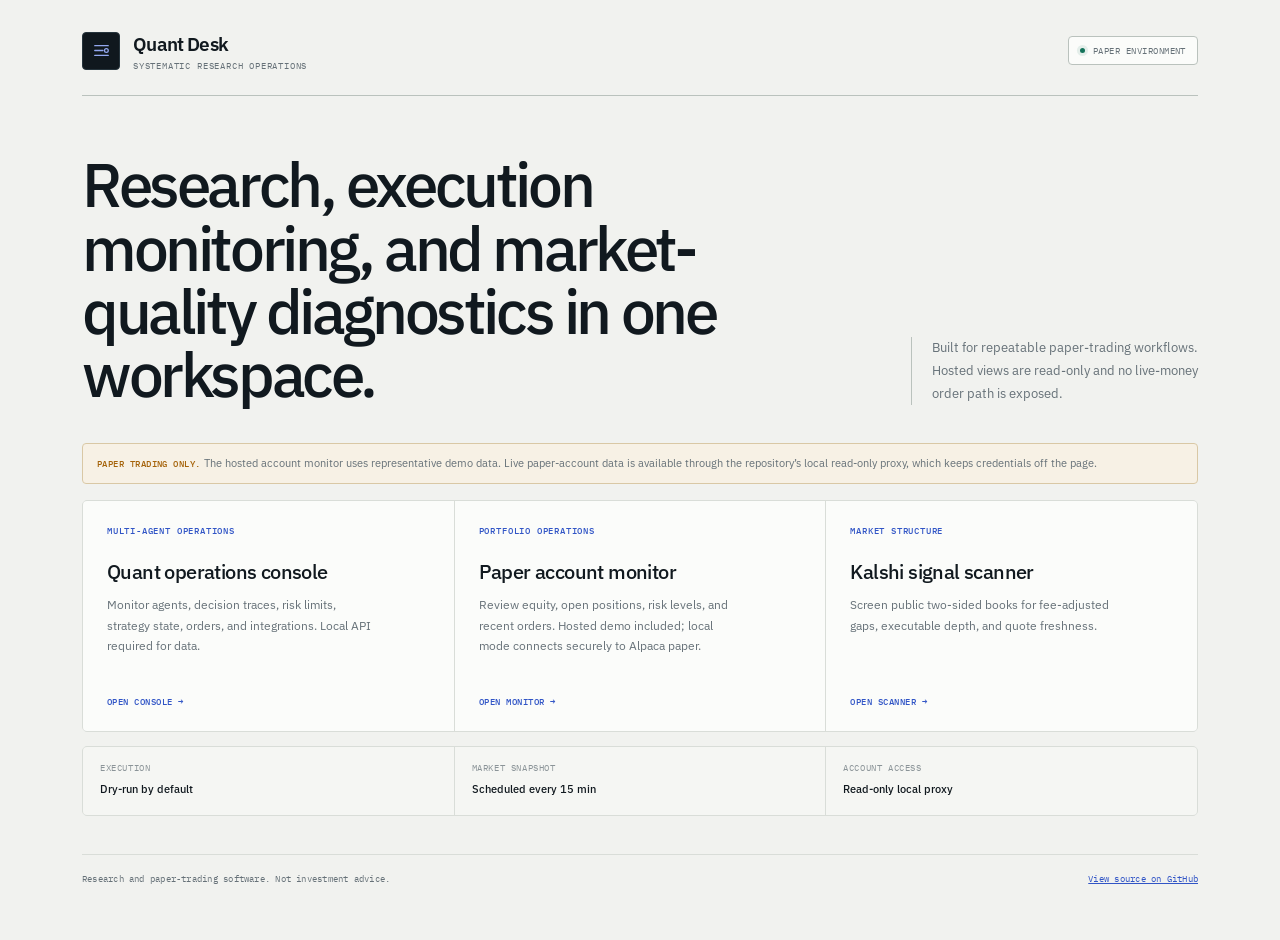
<file: index.html>
<!DOCTYPE html>
<html lang="en">
<head>
<meta charset="UTF-8">
<meta name="viewport" content="width=device-width, initial-scale=1.0">
<title>Quant Desk — Research Operations</title>
<link rel="preconnect" href="https://fonts.googleapis.com">
<link rel="preconnect" href="https://fonts.gstatic.com" crossorigin>
<link href="https://fonts.googleapis.com/css2?family=IBM+Plex+Mono:wght@400;500&family=IBM+Plex+Sans:wght@400;500;600&display=swap" rel="stylesheet">
<style>
:root{
  --canvas:#f1f2ef;--surface:#fbfcfa;--surface2:#f5f6f3;--line:#d9ddd8;
  --line2:#bac2bd;--ink:#11191f;--muted:#667178;--faint:#8b9498;
  --navy:#10181e;--accent:#3155c6;--green:#14735a;--amber:#a5630a;
  --sans:"IBM Plex Sans","Helvetica Neue",Arial,sans-serif;
  --mono:"IBM Plex Mono","SFMono-Regular",Consolas,monospace
}
*{margin:0;padding:0;box-sizing:border-box}
html{background:var(--canvas)}
body{min-height:100vh;background:var(--canvas);color:var(--ink);font:14px/1.55 var(--sans);padding:0 32px 56px;max-width:1180px;margin:0 auto;-webkit-font-smoothing:antialiased;text-rendering:optimizeLegibility}
header{display:flex;align-items:center;justify-content:space-between;gap:24px;padding:30px 0 24px;border-bottom:1px solid var(--line2)}
.brand{display:flex;align-items:center;gap:13px}
.mark{width:38px;height:38px;border:1px solid #26343c;border-radius:4px;background:var(--navy);display:grid;place-items:center;color:#93a8ef}
.mark svg{width:21px;height:21px}
h1{font-size:19px;letter-spacing:-.035em;margin-bottom:1px;font-weight:600}
.sub{color:var(--muted);font:9px var(--mono);letter-spacing:.09em;text-transform:uppercase}
.status{display:flex;align-items:center;gap:8px;color:var(--muted);font:9px var(--mono);letter-spacing:.055em;text-transform:uppercase;border:1px solid var(--line2);border-radius:4px;padding:8px 11px;background:var(--surface);white-space:nowrap}
.status::before{content:"";width:5px;height:5px;border-radius:50%;background:var(--green);box-shadow:0 0 0 3px rgba(20,115,90,.1)}
.intro{padding:56px 0 38px;display:grid;grid-template-columns:minmax(0,1.45fr) minmax(260px,.55fr);gap:72px;align-items:end}
.intro h2{font-size:clamp(38px,5.3vw,62px);line-height:1.02;letter-spacing:-.055em;font-weight:500;max-width:800px}
.intro p{font-size:13px;color:var(--muted);line-height:1.75;border-left:1px solid var(--line2);padding-left:20px}
.note{font-size:11px;color:var(--muted);border:1px solid #d9c8a5;border-radius:4px;padding:11px 14px;margin:0 0 16px;background:#f7f1e5}
.note b{color:var(--amber);font:500 9px var(--mono);letter-spacing:.05em;text-transform:uppercase}
.cards{display:grid;grid-template-columns:repeat(3,1fr);gap:1px;overflow:hidden;border:1px solid var(--line);border-radius:5px;background:var(--line)}
a.card{position:relative;display:flex;min-height:230px;flex-direction:column;justify-content:space-between;background:var(--surface);padding:24px;text-decoration:none;color:var(--ink);transition:background .18s,color .18s}
a.card::before{content:"";position:absolute;inset:0 auto auto 0;width:100%;height:2px;background:var(--accent);transform:scaleX(0);transform-origin:left;transition:transform .2s ease}
a.card:hover{background:#fff}
a.card:hover::before{transform:scaleX(1)}
a.card:focus-visible{outline:2px solid var(--accent);outline-offset:2px}
.card .topline{font:500 9px var(--mono);color:var(--accent);text-transform:uppercase;letter-spacing:.09em}
.card h3{font-size:20px;margin:20px 0 8px;font-weight:500;letter-spacing:-.03em}
.card p{font-size:12px;line-height:1.7;color:var(--muted);max-width:38ch}
.card .open{font:500 9px var(--mono);letter-spacing:.055em;text-transform:uppercase;color:var(--accent);margin-top:28px}
.meta{display:grid;grid-template-columns:repeat(3,1fr);gap:1px;background:var(--line);border:1px solid var(--line);border-radius:5px;overflow:hidden;margin-top:14px}
.meta div{background:var(--surface2);padding:15px 17px}
.meta span{display:block;color:var(--faint);font:9px var(--mono);text-transform:uppercase;letter-spacing:.065em;margin-bottom:5px}
.meta b{font-size:11px;font-weight:500}
footer{display:flex;justify-content:space-between;gap:20px;margin-top:38px;padding-top:18px;border-top:1px solid var(--line);font:9px var(--mono);letter-spacing:.025em;color:var(--muted)}
footer a{color:var(--accent)}
@keyframes enter{from{opacity:0;transform:translateY(8px)}to{opacity:1;transform:none}}
.intro,.note,.cards,.meta{animation:enter .4s cubic-bezier(.2,.75,.3,1) both}.cards{animation-delay:.07s}.meta{animation-delay:.12s}
@media(max-width:760px){body{padding-inline:18px}header{padding-top:22px}.intro{padding:38px 0 28px;grid-template-columns:1fr;gap:24px}.intro h2{font-size:clamp(34px,11vw,48px)}.intro p{padding-left:14px}.cards{grid-template-columns:1fr}.meta{grid-template-columns:1fr}footer{flex-direction:column}.status{display:none}a.card{min-height:190px}}
@media(prefers-reduced-motion:reduce){*{animation:none!important;transition:none!important}}
</style>
</head>
<body>
<header>
  <div class="brand">
    <div class="mark" aria-hidden="true"><svg viewBox="0 0 28 28" fill="none"><path d="M5 7.5h18M5 14h11M5 20.5h18" stroke="currentColor" stroke-width="1.7" stroke-linecap="round"/><circle cx="20.5" cy="14" r="2.5" stroke="currentColor" stroke-width="1.7"/></svg></div>
    <div><h1>Quant Desk</h1><p class="sub">Systematic research operations</p></div>
  </div>
  <div class="status">Paper environment</div>
</header>
<section class="intro">
  <h2>Research, execution monitoring, and market-quality diagnostics in one workspace.</h2>
  <p>Built for repeatable paper-trading workflows. Hosted views are read-only and no live-money order path is exposed.</p>
</section>
<div class="note"><b>Paper trading only.</b> The hosted account monitor uses representative demo data. Live paper-account data is available through the repository&rsquo;s local read-only proxy, which keeps credentials off the page.</div>
<div class="cards">
  <a class="card" href="dashboard/">
    <div><div class="topline">Multi-agent operations</div><h3>Quant operations console</h3><p>Monitor agents, decision traces, risk limits, strategy state, orders, and integrations. Local API required for data.</p></div>
    <div class="open">Open console &rarr;</div>
  </a>
  <a class="card" href="dashboards/bot_dashboard.html">
    <div><div class="topline">Portfolio operations</div><h3>Paper account monitor</h3><p>Review equity, open positions, risk levels, and recent orders. Hosted demo included; local mode connects securely to Alpaca paper.</p></div>
    <div class="open">Open monitor &rarr;</div>
  </a>
  <a class="card" href="dashboards/kalshi_signals.html">
    <div><div class="topline">Market structure</div><h3>Kalshi signal scanner</h3><p>Screen public two-sided books for fee-adjusted gaps, executable depth, and quote freshness.</p></div>
    <div class="open">Open scanner &rarr;</div>
  </a>
</div>
<div class="meta">
  <div><span>Execution</span><b>Dry-run by default</b></div>
  <div><span>Market snapshot</span><b>Scheduled every 15 min</b></div>
  <div><span>Account access</span><b>Read-only local proxy</b></div>
</div>
<footer><span>Research and paper-trading software. Not investment advice.</span><a href="https://github.com/krisfigueiredo-ui/Quant-Desk">View source on GitHub</a></footer>
</body>
</html>
</file>
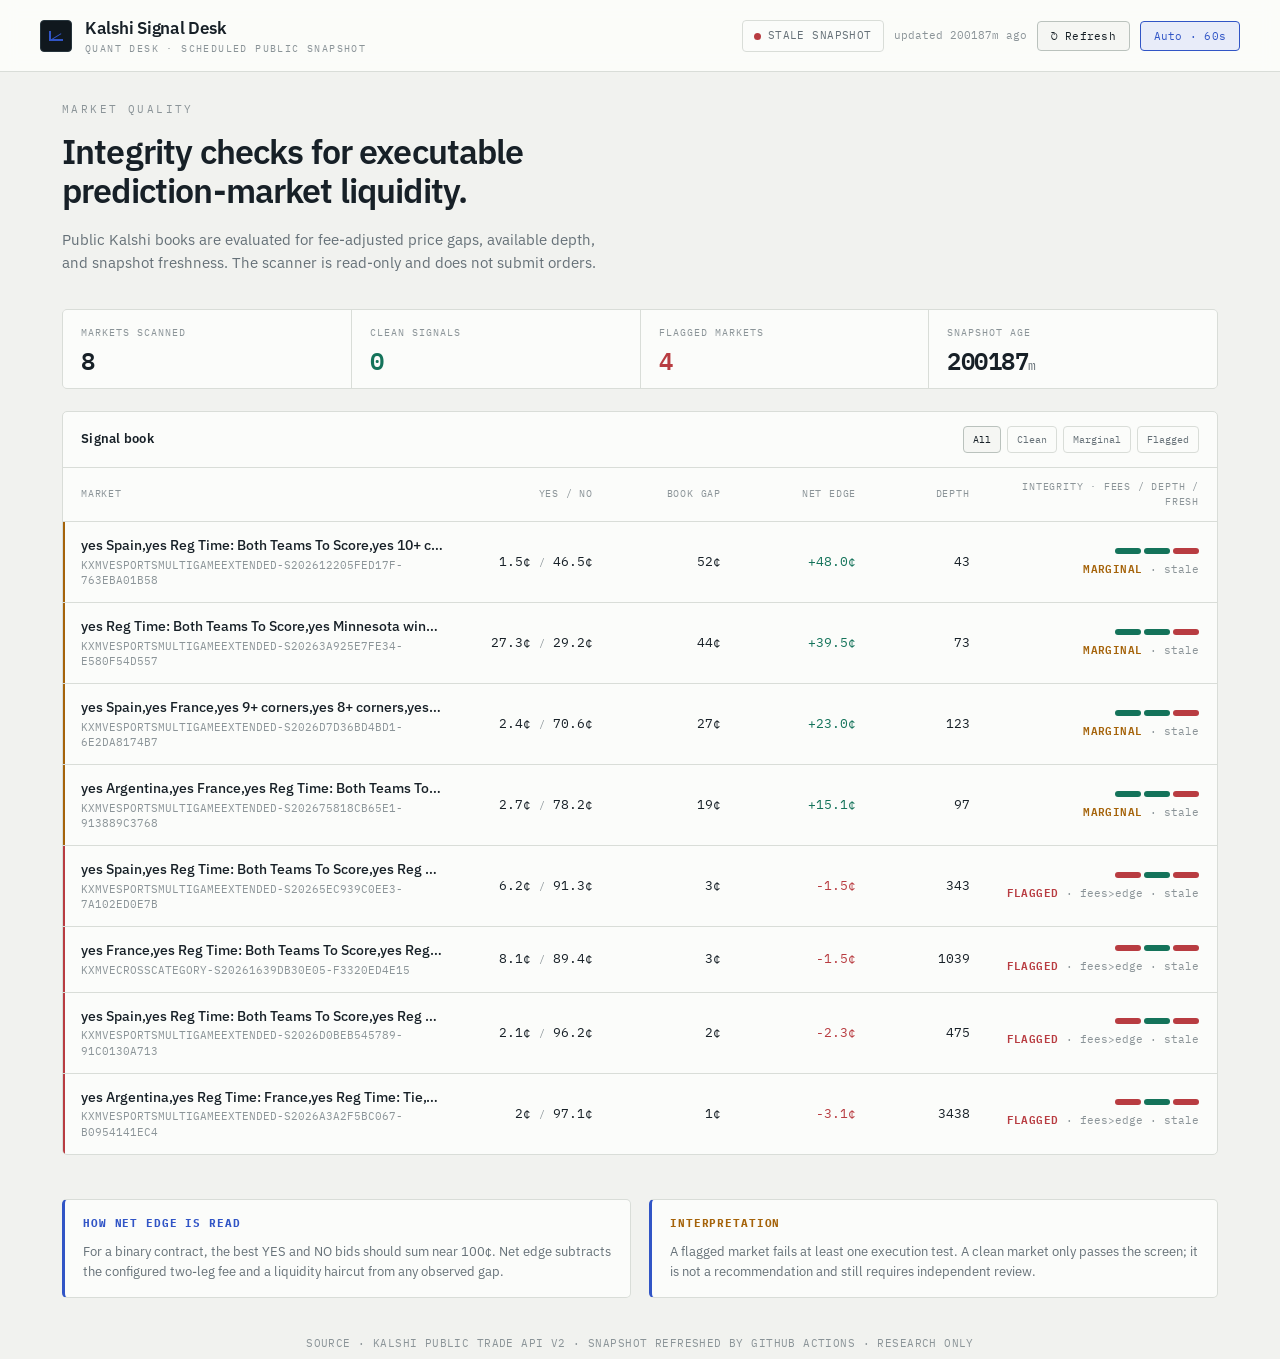
<file: dashboards/kalshi_signals.html>
<!DOCTYPE html>
<html lang="en">
<head>
<meta charset="UTF-8">
<meta name="viewport" content="width=device-width, initial-scale=1.0">
<title>Kalshi Signal Desk</title>
<link rel="preconnect" href="https://fonts.googleapis.com">
<link rel="preconnect" href="https://fonts.gstatic.com" crossorigin>
<link href="https://fonts.googleapis.com/css2?family=IBM+Plex+Mono:wght@400;500&family=IBM+Plex+Sans:wght@400;500;600&display=swap" rel="stylesheet">
<style>
  :root{
    --void:#f1f2ef; --slate:#f5f6f3; --slate2:#fbfcfa; --line:#d9ddd8; --line2:#bac2bd;
    --ink:#172027; --mute:#667178; --faint:#8b9498;
    --phosphor:#3155c6; --gold:#a5630a; --coral:#b83c41; --green:#14735a;
    --mono:"IBM Plex Mono","SFMono-Regular",Consolas,monospace;
    --disp:"IBM Plex Sans","Helvetica Neue",Arial,sans-serif;
  }
  *{box-sizing:border-box;margin:0;padding:0}
  html{scroll-behavior:smooth}
  body{background:var(--void);color:var(--ink);font-family:var(--disp);
    -webkit-font-smoothing:antialiased;line-height:1.45}
  .wrap{max-width:1200px;margin:0 auto;padding:0 22px}

  header{position:sticky;top:0;z-index:30;
    background:rgba(251,252,250,.94);
    backdrop-filter:blur(8px);border-bottom:1px solid var(--line)}
  .head{display:flex;align-items:center;justify-content:space-between;gap:18px;
    flex-wrap:wrap;padding:16px 0 15px}
  .brand{display:flex;align-items:center;gap:13px}
  .glyph{width:32px;height:32px;border:1px solid #26343c;background:#10181e;border-radius:4px;
    display:grid;place-items:center;position:relative;flex:none}
  .glyph::before{content:"";width:12px;height:8px;border-left:2px solid var(--phosphor);border-bottom:2px solid var(--phosphor)}
  .glyph::after{content:"";position:absolute;width:11px;height:1px;background:var(--phosphor);transform:rotate(-32deg)}
  .brand h1{font-size:17px;font-weight:600;letter-spacing:-.015em}
  .brand .sub{font-family:var(--mono);font-size:10px;color:var(--faint);
    letter-spacing:.14em;text-transform:uppercase;margin-top:1px}
  .tools{display:flex;align-items:center;gap:10px;font-family:var(--mono);font-size:11px}
  .live-tag{display:flex;align-items:center;gap:7px;color:var(--mute);
    padding:7px 11px;border:1px solid var(--line);border-radius:4px;background:var(--slate2);text-transform:uppercase;letter-spacing:.04em}
  .dot{width:7px;height:7px;border-radius:50%;background:var(--faint);flex:none}
  .dot.on{background:var(--green)}
  .dot.off{background:var(--coral)}
  .btn{font-family:var(--mono);font-size:11px;color:var(--ink);background:var(--slate);
    border:1px solid var(--line2);border-radius:4px;padding:7px 13px;cursor:pointer;
    transition:.15s;letter-spacing:.02em}
  .btn:hover{border-color:var(--phosphor);color:var(--phosphor)}
  .btn:focus-visible{outline:2px solid var(--phosphor);outline-offset:2px}
  .btn:disabled{opacity:.4;cursor:default}
  .btn.on{border-color:var(--phosphor);color:var(--phosphor);background:#e8ecf9}

  .hero{padding:30px 0 4px}
  .eyebrow{font-family:var(--mono);font-size:11px;letter-spacing:.22em;text-transform:uppercase;
    color:var(--faint);margin-bottom:14px}
  .thesis{font-size:clamp(24px,3.4vw,34px);font-weight:600;letter-spacing:-.025em;line-height:1.15;max-width:25ch}
  .thesis .em{color:var(--phosphor)}
  .thesis .strike{color:var(--coral);text-decoration:line-through;text-decoration-thickness:2px;
    text-decoration-color:rgba(251,111,112,.55)}
  .lede{color:var(--mute);font-size:14.5px;line-height:1.6;max-width:62ch;margin-top:18px}
  .lede b{color:var(--ink);font-weight:500}

  .cluster{display:grid;grid-template-columns:repeat(4,1fr);gap:1px;margin:30px 0 8px;
    background:var(--line);border:1px solid var(--line);border-radius:5px;overflow:hidden}
  .gauge{background:var(--slate2);padding:16px 18px;position:relative}
  .gauge .k{font-family:var(--mono);font-size:10px;letter-spacing:.1em;text-transform:uppercase;color:var(--faint)}
  .gauge .v{font-family:var(--mono);font-size:24px;font-weight:600;letter-spacing:-.02em;margin-top:8px;line-height:1}
  .gauge .u{font-size:13px;color:var(--mute);font-weight:400}
  .gauge.accent .v{color:var(--green)}
  .gauge.danger .v{color:var(--coral)}

  .frame{border:1px solid var(--line);border-radius:5px;background:var(--slate2);
    margin:22px 0;overflow:hidden}
  .frame-head{display:flex;align-items:center;justify-content:space-between;gap:12px;
    padding:14px 18px;border-bottom:1px solid var(--line);flex-wrap:wrap}
  .frame-head h2{font-size:13px;font-weight:600;letter-spacing:.02em}
  .frame-controls{display:flex;align-items:center;gap:6px;flex-wrap:wrap}
  .filter{font-family:var(--mono);font-size:10px;color:var(--mute);border:1px solid var(--line);background:transparent;border-radius:4px;padding:6px 9px;cursor:pointer}
  .filter.active{color:var(--ink);border-color:var(--line2);background:var(--slate)}
  .legend{display:flex;gap:16px;flex-wrap:wrap;font-family:var(--mono);font-size:11px;color:var(--mute)}
  .legend span{display:flex;align-items:center;gap:7px}
  .seg{width:18px;height:5px;border-radius:3px;display:inline-block}

  .thead,.row{display:grid;
    grid-template-columns:2.5fr .95fr .8fr .85fr .7fr 1.5fr;gap:12px;align-items:center}
  .thead{font-family:var(--mono);font-size:10px;letter-spacing:.08em;text-transform:uppercase;
    color:var(--faint);padding:12px 18px;border-bottom:1px solid var(--line)}
  .thead .r{text-align:right}
  .rows{display:flex;flex-direction:column}
  .row{padding:14px 18px;border-bottom:1px solid var(--line);font-size:13px;
    transition:background .14s;position:relative}
  .row:last-child{border-bottom:none}
  .row:hover{background:#f7f8f5}
  .row::before{content:"";position:absolute;left:0;top:0;bottom:0;width:2px;background:transparent}
  .row.go::before{background:var(--green)}
  .row.no::before{background:var(--coral)}
  .row.warn::before{background:var(--gold)}
  .mkt{min-width:0}
  .mkt .t{font-weight:500;white-space:nowrap;overflow:hidden;text-overflow:ellipsis;font-size:13.5px}
  .mkt .tk{font-family:var(--mono);font-size:10.5px;color:var(--faint);margin-top:2px}
  .num{font-family:var(--mono);text-align:right;font-size:13px}
  .num.edge.pos{color:var(--green)} .num.edge.neg{color:var(--coral)}
  .num .sm{font-size:10px;color:var(--faint)}

  .integ{display:flex;flex-direction:column;gap:6px;align-items:flex-end}
  .meter{display:flex;gap:3px}
  .meter i{width:26px;height:6px;border-radius:3px;background:var(--line2);position:relative;overflow:hidden}
  .meter i.ok{background:var(--green)}
  .meter i.bad{background:var(--coral)}
  .meter i.warn{background:var(--gold)}
  .vlabel{font-family:var(--mono);font-size:10.5px;font-weight:600;letter-spacing:.04em}
  .vlabel.go{color:var(--green)} .vlabel.no{color:var(--coral)} .vlabel.warn{color:var(--gold)}
  .vlabel .why{color:var(--faint);font-weight:400;letter-spacing:0}

  .empty{padding:44px 22px;text-align:center;color:var(--mute);font-size:13px;line-height:1.7}
  .empty.err{color:var(--coral)}
  .empty code{background:var(--slate);padding:2px 7px;border-radius:5px;color:var(--gold);font-size:12px}
  .spin{width:15px;height:15px;border:2px solid var(--line2);border-top-color:var(--phosphor);
    border-radius:50%;animation:spin .7s linear infinite;display:inline-block;vertical-align:-3px;margin-right:9px}
  @keyframes spin{to{transform:rotate(360deg)}}

  .notes{padding:22px 0 10px;display:grid;grid-template-columns:1fr 1fr;gap:18px}
  .note{border:1px solid var(--line);border-left:3px solid var(--phosphor);border-radius:5px;padding:16px 18px;background:var(--slate2)}
  .note h3{font-family:var(--mono);font-size:11px;letter-spacing:.08em;text-transform:uppercase;
    color:var(--phosphor);margin-bottom:9px}
  .note.warn h3{color:var(--gold)}
  .note p{font-size:12.5px;color:var(--mute);line-height:1.6}
  .note p b{color:var(--ink);font-weight:500}
  .foot{font-family:var(--mono);font-size:10.5px;color:var(--faint);text-align:center;
    padding:28px 0 8px;letter-spacing:.04em}

  @media(max-width:820px){
    .cluster{grid-template-columns:1fr 1fr}
    .notes{grid-template-columns:1fr}
  }
  @media(max-width:680px){
    .thead{display:none}
    .row{grid-template-columns:1fr 1fr;gap:8px 12px;padding:16px 16px}
    .mkt{grid-column:1/-1}
    .num::before{content:attr(data-l);display:block;font-size:9px;color:var(--faint);
      text-transform:uppercase;letter-spacing:.06em;margin-bottom:2px}
    .num{text-align:left}
    .integ{grid-column:1/-1;align-items:flex-start;margin-top:4px}
  }
  @media(prefers-reduced-motion:reduce){*{animation:none!important}}
</style>
</head>
<body>
<header>
  <div class="wrap head">
    <div class="brand">
      <div class="glyph" aria-hidden="true"></div>
      <div>
        <h1>Kalshi Signal Desk</h1>
        <div class="sub"><a href="../index.html" style="color:inherit;text-decoration:none">quant desk</a> &middot; scheduled public snapshot</div>
      </div>
    </div>
    <div class="tools">
      <span class="live-tag"><span class="dot" id="dot"></span><span id="connTxt">idle</span></span>
      <span class="meta" id="lastSync" style="color:var(--faint)"></span>
      <button class="btn" id="refreshBtn">&#8635; Refresh</button>
      <button class="btn on" id="autoBtn">Auto &middot; 60s</button>
    </div>
  </div>
</header>

<div class="wrap">
  <section class="hero">
    <div class="eyebrow">Market quality</div>
    <h1 class="thesis">Integrity checks for executable prediction-market liquidity.</h1>
    <p class="lede">Public Kalshi books are evaluated for fee-adjusted price gaps, available depth, and snapshot freshness. The scanner is read-only and does not submit orders.</p>
  </section>

  <section class="cluster" aria-label="Scan summary">
    <div class="gauge"><div class="k">Markets scanned</div><div class="v" id="sScanned">&mdash;</div></div>
    <div class="gauge accent"><div class="k">Clean signals</div><div class="v" id="sClean">&mdash;</div></div>
      <div class="gauge danger"><div class="k">Flagged markets</div><div class="v" id="sFlag">&mdash;</div></div>
      <div class="gauge"><div class="k">Snapshot age</div><div class="v" id="sAge">&mdash;</div></div>
  </section>

  <section class="frame">
    <div class="frame-head">
      <h2>Signal book</h2>
      <div class="frame-controls" aria-label="Filter markets by integrity status">
        <button class="filter active" data-filter="all">All</button>
        <button class="filter" data-filter="go">Clean</button>
        <button class="filter" data-filter="warn">Marginal</button>
        <button class="filter" data-filter="no">Flagged</button>
      </div>
    </div>
    <div class="thead">
      <div>Market</div>
      <div class="r">YES / NO</div>
      <div class="r">Book gap</div>
      <div class="r">Net edge</div>
      <div class="r">Depth</div>
      <div class="r">Integrity &middot; fees / depth / fresh</div>
    </div>
    <div class="rows" id="rows">
      <div class="empty"><span class="spin"></span>Initializing scan&hellip;</div>
    </div>
  </section>

  <section class="notes">
    <div class="note">
      <h3>How net edge is read</h3>
      <p>For a binary contract, the best YES and NO bids should sum near 100&cent;. Net edge subtracts the configured two-leg fee and a liquidity haircut from any observed gap.</p>
    </div>
    <div class="note warn">
      <h3>Interpretation</h3>
      <p>A flagged market fails at least one execution test. A clean market only passes the screen; it is not a recommendation and still requires independent review.</p>
    </div>
  </section>

  <div class="foot">SOURCE &middot; KALSHI PUBLIC TRADE API V2 &middot; SNAPSHOT REFRESHED BY GITHUB ACTIONS &middot; RESEARCH ONLY</div>
</div>

<script>
const SNAPSHOT_URL = "../data/kalshi_snapshot.json";
const FEE_CENTS = 2, STALE_MS = 45*60*1000, MIN_DEPTH = 20;
let auto = null, currentSignals = [], activeFilter = "all";
const $ = id => document.getElementById(id);

function setConn(state, txt){
  $("dot").className = "dot" + (state==="live"?" on":state==="err"?" off":"");
  $("connTxt").textContent = txt;
}
async function getJSON(url){
  const separator=url.includes("?")?"&":"?";
  const r = await fetch(url+separator+"v="+Date.now(),{headers:{Accept:"application/json"},cache:"no-store"});
  if(!r.ok) throw new Error("HTTP "+r.status); return r.json();
}
function esc(s){return String(s).replace(/[&<>"]/g,c=>({'&':'&amp;','<':'&lt;','>':'&gt;','"':'&quot;'}[c]));}

function scoreMarket(m, book, fetchedAt){
  const yes=(book&&book.yes)||[], no=(book&&book.no)||[];
  const by = yes.length?yes[yes.length-1]:null, bn = no.length?no[no.length-1]:null;
  if(!by||!bn) return null;
  const yesPx=by[0], noPx=bn[0], depth=Math.min(by[1],bn[1]);
  const gap = 100-(yesPx+noPx);
  const slip = depth>=MIN_DEPTH?0:Math.min(Math.max(gap,0),(MIN_DEPTH-depth)*0.15);
  const netEdge = gap-(FEE_CENTS*2)-slip;
  const ageMs = Date.now()-fetchedAt;
  const okFees=netEdge>0, okDepth=depth>=MIN_DEPTH, okFresh=ageMs<=STALE_MS;
  const reasons=[];
  if(gap<=0) reasons.push("no gap"); else if(!okFees) reasons.push("fees>edge");
  if(!okDepth) reasons.push("thin "+depth);
  if(!okFresh) reasons.push("stale");
  const verdict=(okFees&&okDepth&&okFresh)?"go":(okFees||(gap>FEE_CENTS*2&&okDepth))?"warn":"no";
  return {ticker:m.ticker,title:m.title||m.ticker,yesPx,noPx,gap,netEdge,depth,ageMs,verdict,okFees,okDepth,okFresh,reasons};
}

function meter(s){
  const seg=(ok)=>'<i class="'+(ok?'ok':'bad')+'"></i>';
  return '<div class="meter" title="fees \u00b7 depth \u00b7 freshness">'+seg(s.okFees)+seg(s.okDepth)+seg(s.okFresh)+'</div>';
}

function render(signals){
  currentSignals=[...signals];
  renderRows();
}
function renderRows(){
  const signals=currentSignals.filter(s=>activeFilter==="all"||s.verdict===activeFilter);
  const rows=$("rows");
  if(!signals.length){rows.innerHTML='<div class="empty">No markets match this integrity filter.</div>';return;}
  const order={go:0,warn:1,no:2};
  signals.sort((a,b)=>order[a.verdict]-order[b.verdict]||b.netEdge-a.netEdge);
  const clean=currentSignals.filter(s=>s.verdict==="go").length;
  const flag=currentSignals.filter(s=>s.verdict==="no").length;
  const ages=currentSignals.map(s=>s.ageMs).sort((a,b)=>a-b);
  const medMs=ages.length?ages[Math.floor(ages.length/2)]:0;
  const ageValue=medMs<60000?Math.round(medMs/1000):Math.round(medMs/60000);
  const ageUnit=medMs<60000?"s":"m";
  $("sScanned").textContent=currentSignals.length;
  $("sClean").textContent=clean;
  $("sFlag").textContent=flag;
  $("sAge").innerHTML=ageValue+'<span class="u">'+ageUnit+'</span>';
  rows.innerHTML=signals.map(function(s){
    const vTxt=s.verdict==="go"?"CLEAN":s.verdict==="warn"?"MARGINAL":"FLAGGED";
    const why=s.reasons.length?' <span class="why">\u00b7 '+esc(s.reasons.join(" \u00b7 "))+'</span>':"";
    return '<div class="row '+s.verdict+'">'+
      '<div class="mkt"><div class="t">'+esc(s.title)+'</div><div class="tk">'+esc(s.ticker)+'</div></div>'+
      '<div class="num" data-l="YES / NO">'+s.yesPx+'\u00a2 <span class="sm">/</span> '+s.noPx+'\u00a2</div>'+
      '<div class="num" data-l="Book gap">'+s.gap.toFixed(0)+'\u00a2</div>'+
      '<div class="num edge '+(s.netEdge>0?'pos':'neg')+'" data-l="Net edge">'+(s.netEdge>0?'+':'')+s.netEdge.toFixed(1)+'\u00a2</div>'+
      '<div class="num" data-l="Depth">'+s.depth+'</div>'+
      '<div class="integ" data-l="Integrity">'+meter(s)+'<div class="vlabel '+s.verdict+'">'+vTxt+why+'</div></div>'+
    '</div>';
  }).join("");
}

document.querySelectorAll(".filter").forEach(btn=>btn.addEventListener("click",()=>{
  activeFilter=btn.dataset.filter;
  document.querySelectorAll(".filter").forEach(b=>b.classList.toggle("active",b===btn));
  renderRows();
}));

async function scan(){
  $("refreshBtn").disabled=true;
  setConn("","updating");
  $("rows").innerHTML='<div class="empty"><span class="spin"></span>Loading market snapshot&hellip;</div>';
  try{
    const snapshot=await getJSON(SNAPSHOT_URL);
    const markets=(snapshot.markets||[]).filter(function(m){return m.ticker&&m.orderbook;});
    if(!markets.length) throw new Error("snapshot contains no two-sided markets");
    const generated=Number(snapshot.generated_at_ms)||Date.parse(snapshot.generated_at)||Date.now();
    const signals=markets.map(function(m){return scoreMarket(m,m.orderbook,generated);}).filter(Boolean);
    render(signals);
    const ageMs=Math.max(0,Date.now()-generated);
    const ageMin=Math.floor(ageMs/60000);
    setConn(ageMs<=STALE_MS?"live":"err",ageMs<=STALE_MS?"snapshot":"stale snapshot");
    $("lastSync").textContent=ageMin<1?"updated now":"updated "+ageMin+"m ago";
  }catch(e){
    setConn("err","offline");
    $("rows").innerHTML='<div class="empty err">Market snapshot is temporarily unavailable.<br><code>'+esc(e.message)+'</code></div>';
  }finally{ $("refreshBtn").disabled=false; }
}

$("refreshBtn").onclick=scan;
$("autoBtn").onclick=function(){
  if(auto){clearInterval(auto);auto=null;this.textContent="Auto \u00b7 off";this.classList.remove("on");}
  else{scan();auto=setInterval(scan,60000);this.textContent="Auto \u00b7 60s";this.classList.add("on");}
};
scan();
auto=setInterval(scan,60000);
</script>
</body>
</html>
</file>
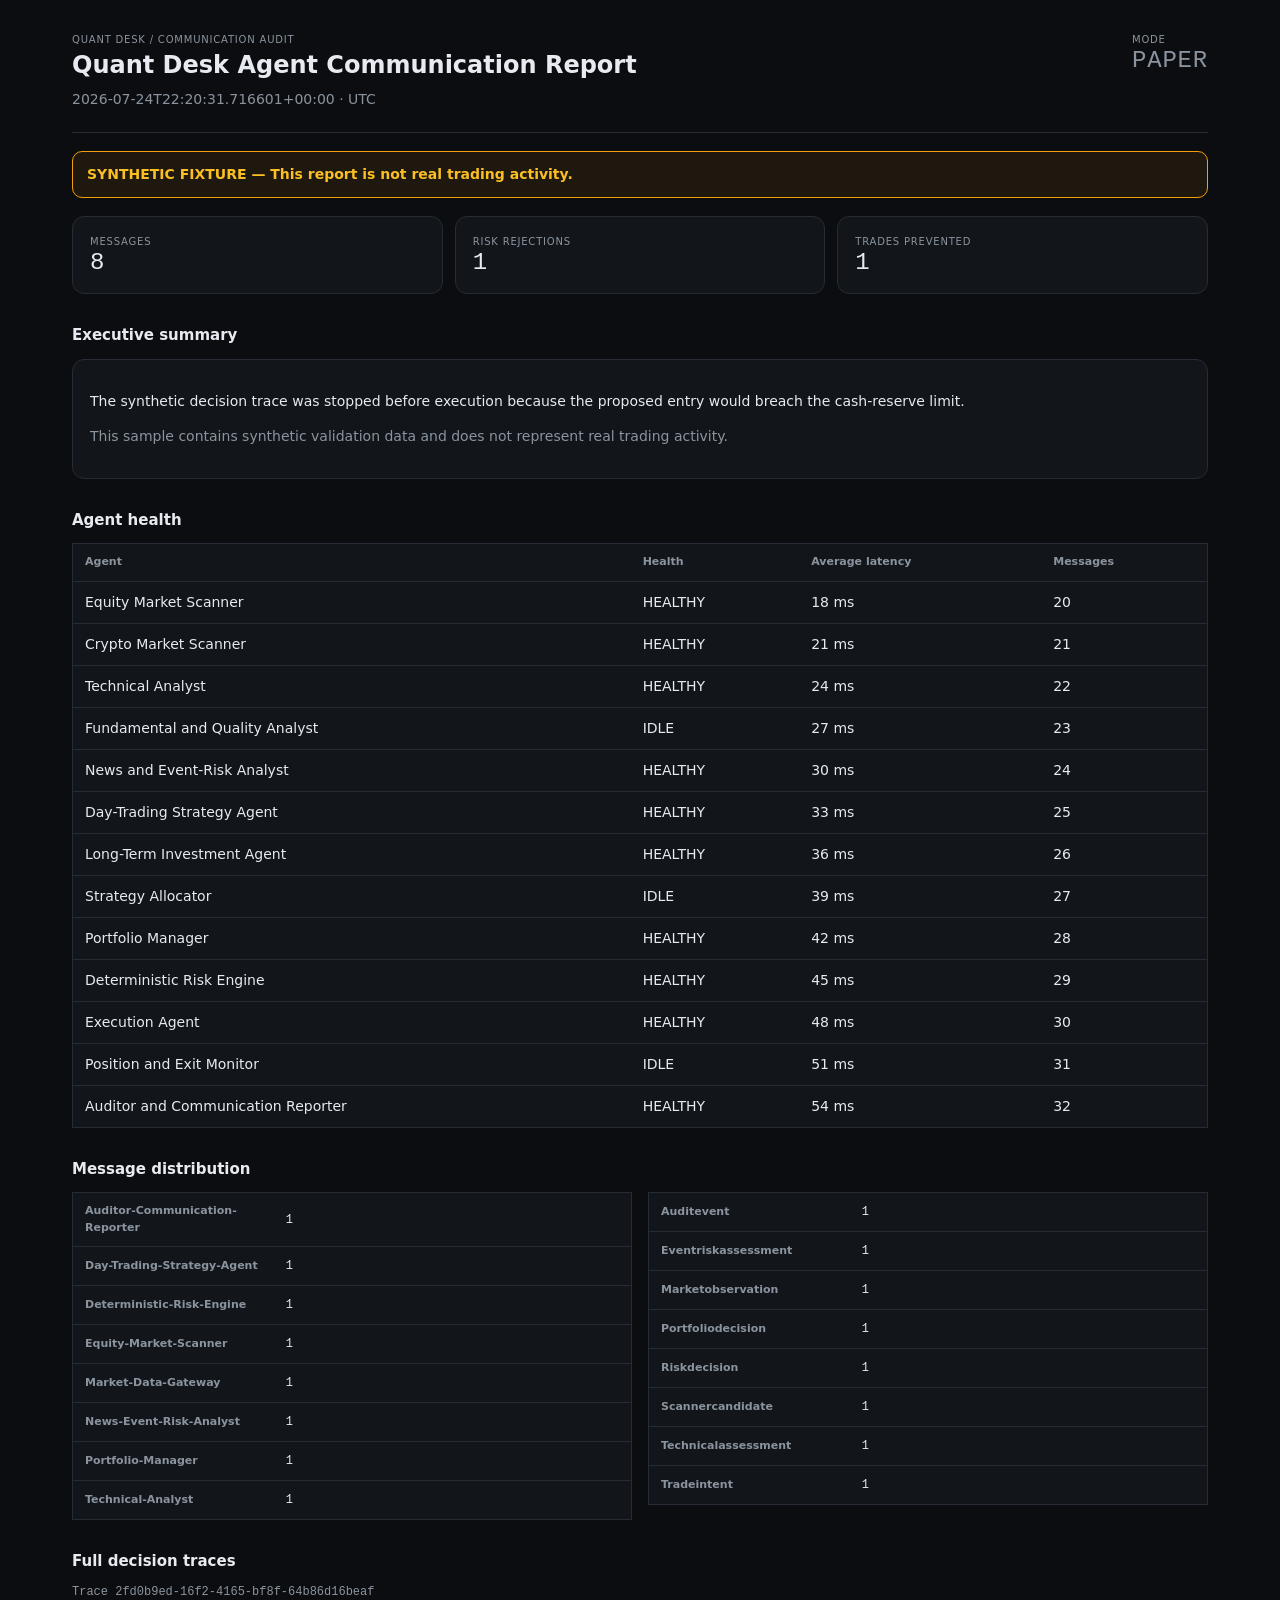
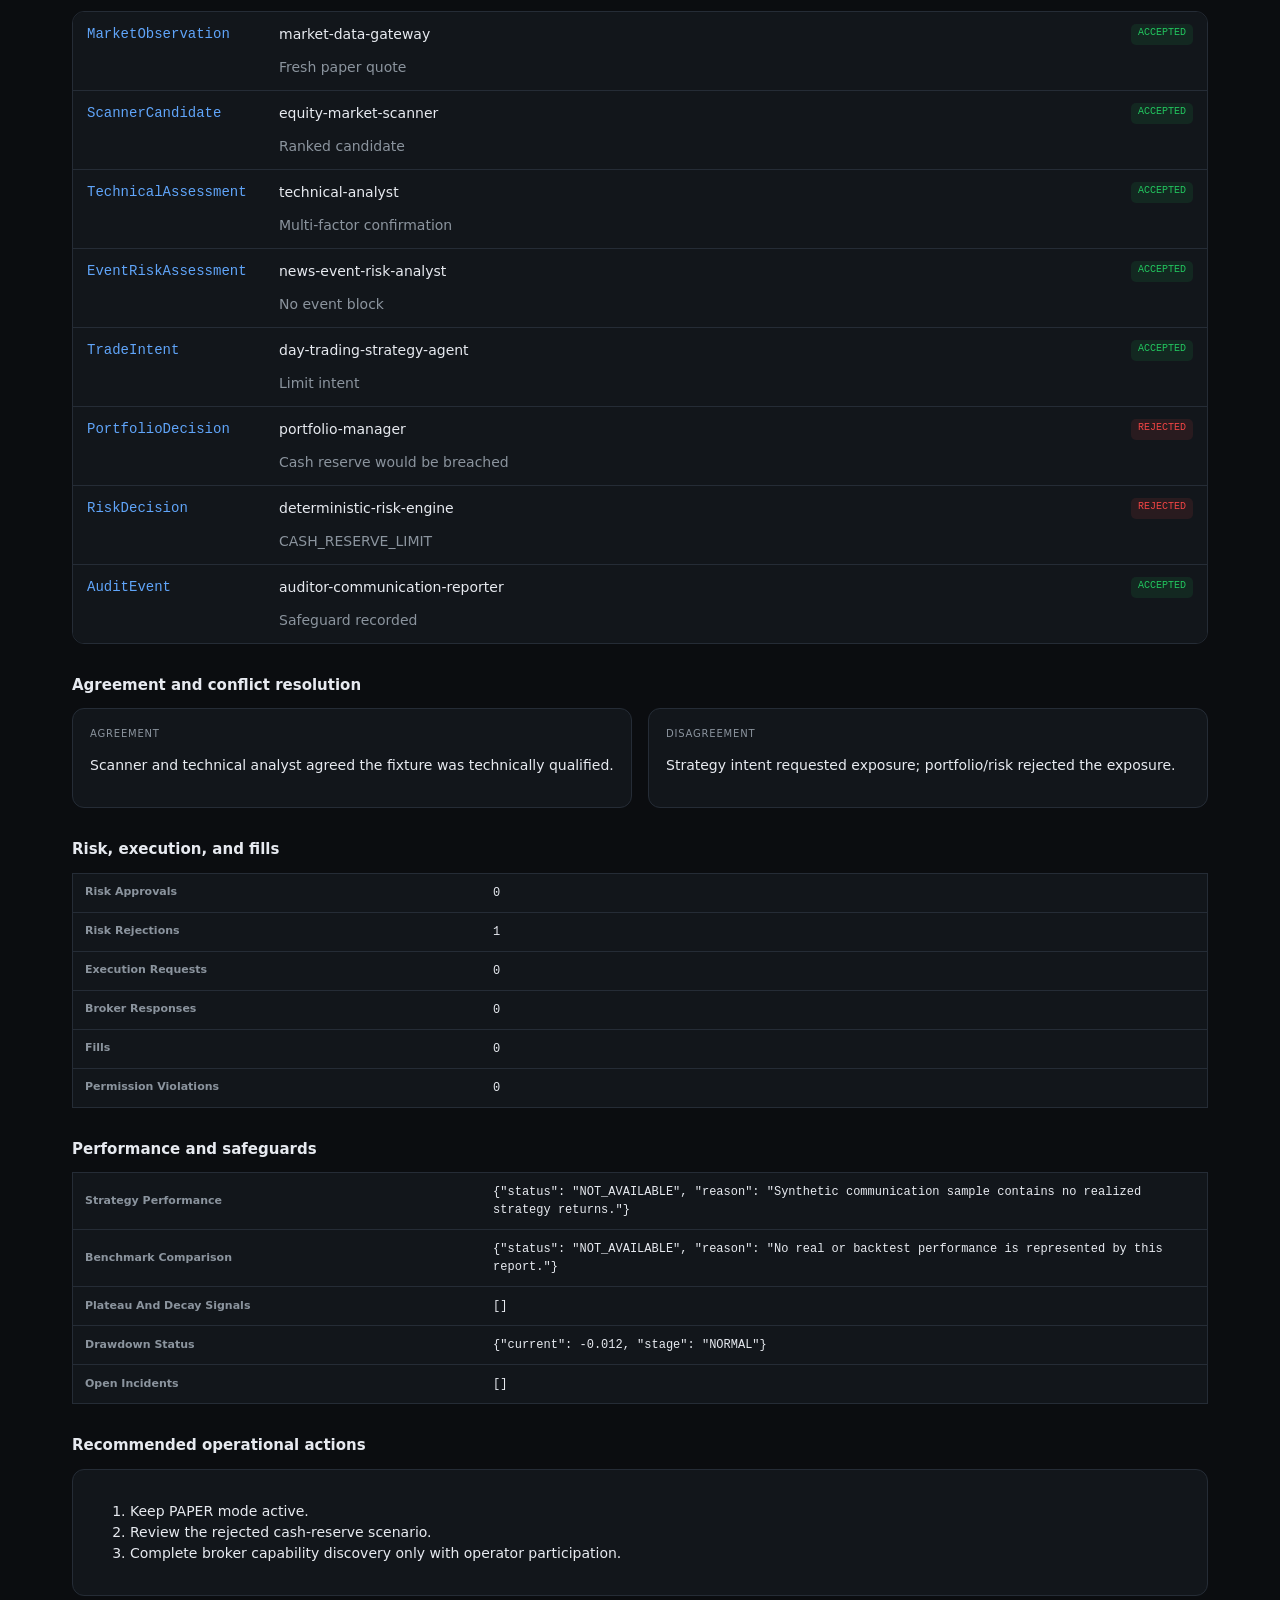
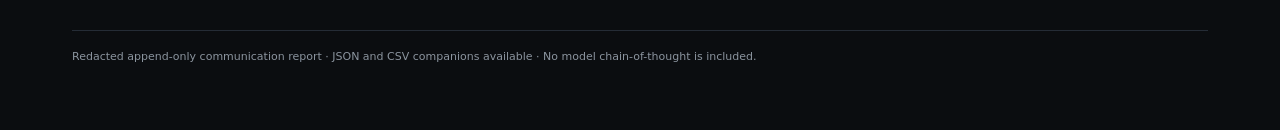
<file: reports/sample-agent-communication.html>
<!doctype html>
<html lang="en">
<head>
<meta charset="utf-8">
<meta name="viewport" content="width=device-width, initial-scale=1">
<title>Quant Desk Agent Communication Report</title>
<style>
:root{--bg:#0b0d10;--card:#12161b;--raised:#171c22;--line:#252c36;
--text:#e7eaf0;--muted:#8b949e;--blue:#60a5fa;--green:#22c55e;
--red:#ef4444;--amber:#f59e0b;--mono:ui-monospace,SFMono-Regular,Menlo,monospace}
*{box-sizing:border-box}body{margin:0;background:var(--bg);color:var(--text);
font:14px/1.5 Inter,system-ui,sans-serif}main{max-width:1180px;margin:auto;padding:32px 22px 64px}
header{display:flex;justify-content:space-between;gap:24px;align-items:flex-start;
border-bottom:1px solid var(--line);padding-bottom:22px}h1{font-size:24px;margin:0 0 6px}
h2{font-size:15px;margin:30px 0 12px}h3{font:12px var(--mono);color:var(--muted)}
.muted{color:var(--muted)}.banner{margin:18px 0;padding:12px 14px;border:1px solid var(--amber);
background:rgba(245,158,11,.08);border-radius:10px;color:#fbbf24;font-weight:600}
.grid{display:grid;grid-template-columns:repeat(3,1fr);gap:12px}.card{background:var(--card);
border:1px solid var(--line);border-radius:12px;padding:17px}.metric{font:24px var(--mono)}
.label{font-size:10px;text-transform:uppercase;letter-spacing:.08em;color:var(--muted)}
table{width:100%;border-collapse:collapse;background:var(--card);border:1px solid var(--line)}
th,td{padding:10px 12px;border-bottom:1px solid var(--line);text-align:left}th{color:var(--muted);
font-size:11px}.kv th{width:36%}.kv td{font-family:var(--mono);font-size:12px;word-break:break-word}
.split{display:grid;grid-template-columns:1fr 1fr;gap:16px}.trace{list-style:none;padding:0;margin:0;
border:1px solid var(--line);border-radius:12px;overflow:hidden}.trace-item{display:grid;
grid-template-columns:180px 1fr auto;gap:12px;padding:12px 14px;background:var(--card);
border-bottom:1px solid var(--line)}.trace-item:last-child{border-bottom:0}
.trace-item p{grid-column:2/-1;margin:0;color:var(--muted)}.trace-type{font-family:var(--mono);
color:var(--blue)}.status{font:10px var(--mono);padding:3px 7px;border-radius:5px}
.accepted{color:var(--green);background:rgba(34,197,94,.1)}.rejected{color:var(--red);
background:rgba(239,68,68,.1)}footer{margin-top:34px;border-top:1px solid var(--line);
padding-top:18px;color:var(--muted);font-size:11px}@media(max-width:760px){.grid,.split{grid-template-columns:1fr}
.trace-item{grid-template-columns:1fr auto}.trace-type{grid-column:1/-1}}
@media print{:root{--bg:#fff;--card:#fff;--line:#ddd;--text:#111;--muted:#555}
main{padding:0}.banner{border-color:#999;color:#111}}
</style>
</head>
<body><main>
<header><div><div class="label">Quant Desk / Communication Audit</div>
<h1>Quant Desk Agent Communication Report</h1>
<div class="muted">2026-07-24T22:20:31.716601+00:00 · UTC</div></div>
<div class="label">Mode<br><span class="metric">PAPER</span></div></header>
<div class="banner">SYNTHETIC FIXTURE — This report is not real trading activity.</div>
<section class="grid">
<div class="card"><div class="label">Messages</div><div class="metric">8</div></div>
<div class="card"><div class="label">Risk rejections</div><div class="metric">1</div></div>
<div class="card"><div class="label">Trades prevented</div><div class="metric">1</div></div>
</section>
<h2>Executive summary</h2><div class="card"><p>The synthetic decision trace was stopped before execution because the proposed entry would breach the cash-reserve limit.</p>
<p class="muted">This sample contains synthetic validation data and does not represent real trading activity.</p></div>
<h2>Agent health</h2><table><thead><tr><th>Agent</th><th>Health</th><th>Average latency</th>
<th>Messages</th></tr></thead><tbody><tr><td>Equity Market Scanner</td><td>HEALTHY</td><td>18 ms</td><td>20</td></tr><tr><td>Crypto Market Scanner</td><td>HEALTHY</td><td>21 ms</td><td>21</td></tr><tr><td>Technical Analyst</td><td>HEALTHY</td><td>24 ms</td><td>22</td></tr><tr><td>Fundamental and Quality Analyst</td><td>IDLE</td><td>27 ms</td><td>23</td></tr><tr><td>News and Event-Risk Analyst</td><td>HEALTHY</td><td>30 ms</td><td>24</td></tr><tr><td>Day-Trading Strategy Agent</td><td>HEALTHY</td><td>33 ms</td><td>25</td></tr><tr><td>Long-Term Investment Agent</td><td>HEALTHY</td><td>36 ms</td><td>26</td></tr><tr><td>Strategy Allocator</td><td>IDLE</td><td>39 ms</td><td>27</td></tr><tr><td>Portfolio Manager</td><td>HEALTHY</td><td>42 ms</td><td>28</td></tr><tr><td>Deterministic Risk Engine</td><td>HEALTHY</td><td>45 ms</td><td>29</td></tr><tr><td>Execution Agent</td><td>HEALTHY</td><td>48 ms</td><td>30</td></tr><tr><td>Position and Exit Monitor</td><td>IDLE</td><td>51 ms</td><td>31</td></tr><tr><td>Auditor and Communication Reporter</td><td>HEALTHY</td><td>54 ms</td><td>32</td></tr></tbody></table>
<h2>Message distribution</h2><div class="split"><div><table class="kv"><tbody><tr><th>Auditor-Communication-Reporter</th><td>1</td></tr><tr><th>Day-Trading-Strategy-Agent</th><td>1</td></tr><tr><th>Deterministic-Risk-Engine</th><td>1</td></tr><tr><th>Equity-Market-Scanner</th><td>1</td></tr><tr><th>Market-Data-Gateway</th><td>1</td></tr><tr><th>News-Event-Risk-Analyst</th><td>1</td></tr><tr><th>Portfolio-Manager</th><td>1</td></tr><tr><th>Technical-Analyst</th><td>1</td></tr></tbody></table></div><div><table class="kv"><tbody><tr><th>Auditevent</th><td>1</td></tr><tr><th>Eventriskassessment</th><td>1</td></tr><tr><th>Marketobservation</th><td>1</td></tr><tr><th>Portfoliodecision</th><td>1</td></tr><tr><th>Riskdecision</th><td>1</td></tr><tr><th>Scannercandidate</th><td>1</td></tr><tr><th>Technicalassessment</th><td>1</td></tr><tr><th>Tradeintent</th><td>1</td></tr></tbody></table></div></div>
<h2>Full decision traces</h2><h3>Trace 2fd0b9ed-16f2-4165-bf8f-64b86d16beaf</h3><ol class="trace"><li class="trace-item"><span class="trace-type">MarketObservation</span><span>market-data-gateway</span><span class="status accepted">ACCEPTED</span><p>Fresh paper quote</p></li><li class="trace-item"><span class="trace-type">ScannerCandidate</span><span>equity-market-scanner</span><span class="status accepted">ACCEPTED</span><p>Ranked candidate</p></li><li class="trace-item"><span class="trace-type">TechnicalAssessment</span><span>technical-analyst</span><span class="status accepted">ACCEPTED</span><p>Multi-factor confirmation</p></li><li class="trace-item"><span class="trace-type">EventRiskAssessment</span><span>news-event-risk-analyst</span><span class="status accepted">ACCEPTED</span><p>No event block</p></li><li class="trace-item"><span class="trace-type">TradeIntent</span><span>day-trading-strategy-agent</span><span class="status accepted">ACCEPTED</span><p>Limit intent</p></li><li class="trace-item"><span class="trace-type">PortfolioDecision</span><span>portfolio-manager</span><span class="status rejected">REJECTED</span><p>Cash reserve would be breached</p></li><li class="trace-item"><span class="trace-type">RiskDecision</span><span>deterministic-risk-engine</span><span class="status rejected">REJECTED</span><p>CASH_RESERVE_LIMIT</p></li><li class="trace-item"><span class="trace-type">AuditEvent</span><span>auditor-communication-reporter</span><span class="status accepted">ACCEPTED</span><p>Safeguard recorded</p></li></ol>
<h2>Agreement and conflict resolution</h2><div class="split">
<div class="card"><div class="label">Agreement</div><p>Scanner and technical analyst agreed the fixture was technically qualified.</p></div>
<div class="card"><div class="label">Disagreement</div><p>Strategy intent requested exposure; portfolio/risk rejected the exposure.</p></div></div>
<h2>Risk, execution, and fills</h2><table class="kv"><tbody><tr><th>Risk Approvals</th><td>0</td></tr><tr><th>Risk Rejections</th><td>1</td></tr><tr><th>Execution Requests</th><td>0</td></tr><tr><th>Broker Responses</th><td>0</td></tr><tr><th>Fills</th><td>0</td></tr><tr><th>Permission Violations</th><td>0</td></tr></tbody></table>
<h2>Performance and safeguards</h2><table class="kv"><tbody><tr><th>Strategy Performance</th><td>{&quot;status&quot;: &quot;NOT_AVAILABLE&quot;, &quot;reason&quot;: &quot;Synthetic communication sample contains no realized strategy returns.&quot;}</td></tr><tr><th>Benchmark Comparison</th><td>{&quot;status&quot;: &quot;NOT_AVAILABLE&quot;, &quot;reason&quot;: &quot;No real or backtest performance is represented by this report.&quot;}</td></tr><tr><th>Plateau And Decay Signals</th><td>[]</td></tr><tr><th>Drawdown Status</th><td>{&quot;current&quot;: -0.012, &quot;stage&quot;: &quot;NORMAL&quot;}</td></tr><tr><th>Open Incidents</th><td>[]</td></tr></tbody></table>
<h2>Recommended operational actions</h2><div class="card"><ol>
<li>Keep PAPER mode active.</li><li>Review the rejected cash-reserve scenario.</li><li>Complete broker capability discovery only with operator participation.</li>
</ol></div>
<footer>Redacted append-only communication report · JSON and CSV companions available ·
No model chain-of-thought is included.</footer>
</main></body></html>
</file>
